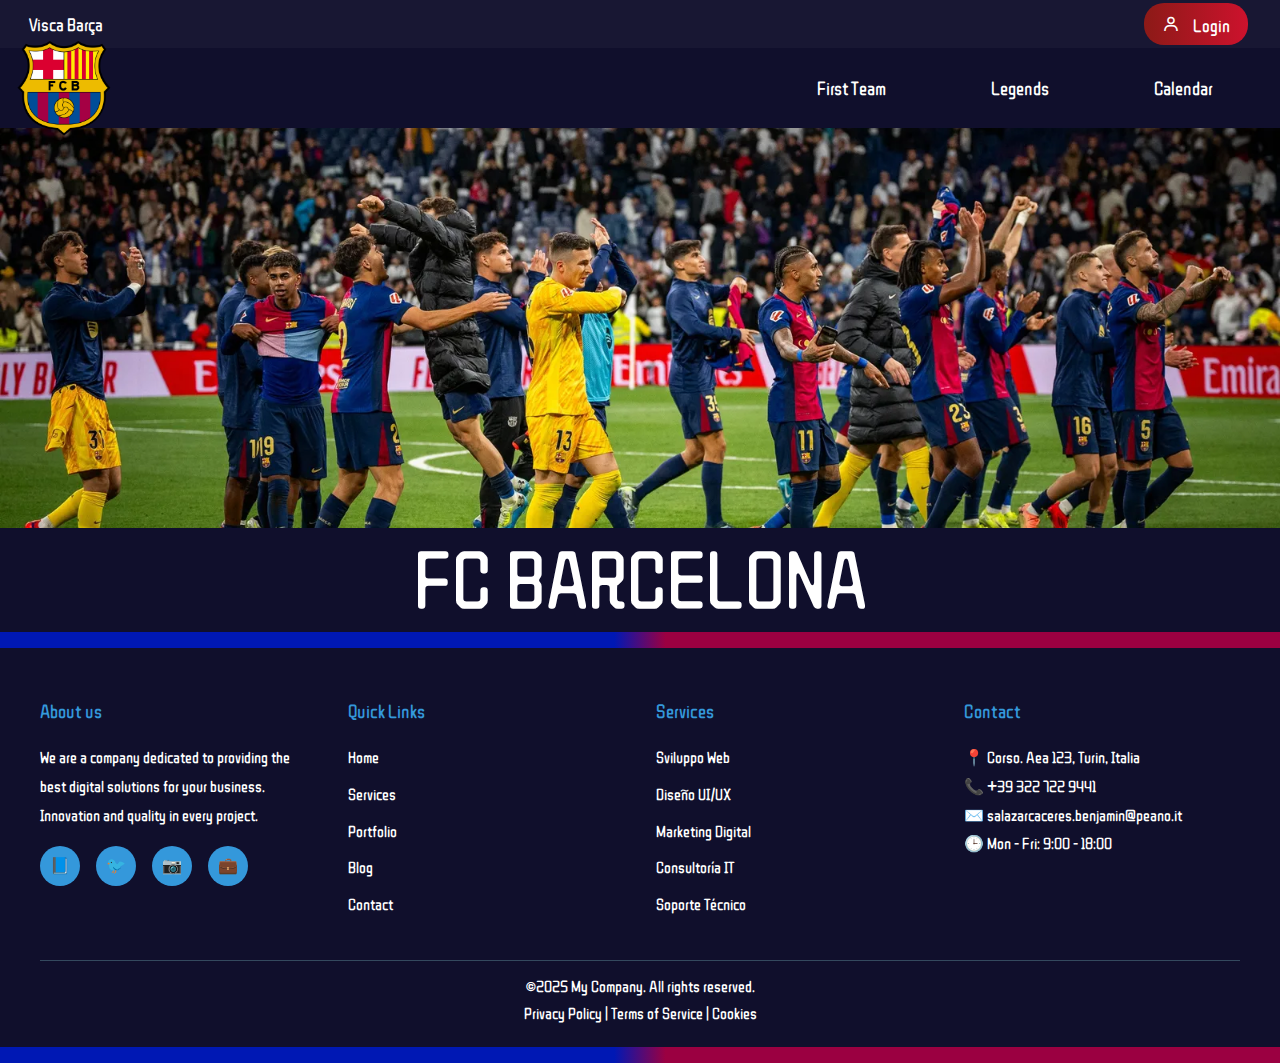
<file: index.html>
<!DOCTYPE html> <!-- Dichiara che questo è un documento HTML5 -->
<html lang="en"> <!-- Inizia il documento HTML e stabilisce che la lingua principale è inglese -->
<head> <!-- Inizia la sezione head che contiene metadati e collegamenti esterni -->
    <meta charset="UTF-8"> <!-- Stabilisce la codifica dei caratteri come UTF-8 per supportare caratteri speciali -->
    <meta name="viewport" content="width=device-width, initial-scale=1.0"> <!-- Rende il sito responsive sui dispositivi mobili -->
    <link rel="preconnect" href="https://fonts.googleapis.com"> <!-- Pre-connette al server di Google Fonts per caricare i font più velocemente -->
    <link rel="preconnect" href="https://fonts.gstatic.com" crossorigin> <!-- Pre-connette al CDN di Google Fonts con supporto CORS -->
    <link href="https://fonts.googleapis.com/css2?family=WDXL+Lubrifont+TC&display=swap" rel="stylesheet"> <!-- Carica il font personalizzato "WDXL Lubrifont TC" da Google Fonts -->
    <link href='https://unpkg.com/boxicons@2.1.4/css/boxicons.min.css' rel='stylesheet'> <!-- Carica la libreria di icone Boxicons per gli elementi grafici -->
    <link rel="icon" href="./Img/favicon_io/favicon.ico" type="image/x-icon"> <!-- Stabilisce l'icona che appare nella scheda del browser -->
    <link rel="stylesheet" href="./CSS/style.css"> <!-- Collega il file CSS esterno per gli stili della pagina -->
    <title>FanPage FC Barcelona Website</title> <!-- Stabilisce il titolo che appare nella scheda del browser -->
</head> <!-- Chiude la sezione head -->
<body class="spaced-column"> <!-- Inizia il corpo della pagina con la classe CSS "spaced-column" -->
    <div class="header"> <!-- Crea un contenitore per l'intestazione della pagina -->
        <p id="subtitle"> Visca Barça</p> <!-- Crea un paragrafo con il motto del Barcelona -->
        <a href="./Pages Login-Register/Log-in.html" target="_blank" class="login-container"> <!-- Crea un collegamento alla pagina di login che si apre in una nuova scheda -->
            <i class='bx bx-user' ></i> <!-- Inserisce un'icona utente dalla libreria Boxicons -->
            <p>Login</p> <!-- Testo "Login" accanto all'icona -->
        </a> <!-- Chiude il collegamento di login -->
    </div> <!-- Chiude il contenitore dell'intestazione -->
    <nav> <!-- Inizia la barra di navigazione -->
        <div class="logo"> <!-- Contenitore per il logo -->
            <a href="#"><img id="logo-image" src="./Img/Logo_scudo/FC-Barcelona scudo.png" alt="logo"></a> <!-- Collegamento con l'immagine del logo del Barcelona -->
        </div> <!-- Chiude il contenitore del logo -->
        <div class="menu"> <!-- Contenitore per il menu di navigazione -->
            <a class="menu-item" href="./Pages/First-Team.html">First Team</a> <!-- Collegamento alla pagina della prima squadra -->
            <a class="menu-item" href="./Pages/Legends.html">Legends</a> <!-- Collegamento alla pagina delle leggende -->
            <a class="menu-item" href="./Pages/Calendar.html">Calendar</a> <!-- Collegamento alla pagina del calendario -->
        </div> <!-- Chiude il contenitore del menu -->
    </nav> <!-- Chiude la barra di navigazione -->
    <div class="content"> <!-- Contenitore per il contenuto principale -->
        <img class="main-image" src="./Img/Portata/celebracio-bernabeu.webp" alt="porfile picture"/> <!-- Immagine principale della celebrazione al Bernabeu -->
        <h1>FC BARCELONA</h1> <!-- Titolo principale della pagina -->
    </div> <!-- Chiude il contenitore del contenuto principale -->
    <footer class="footer-complete"> <!-- Inizia il piè di pagina -->
        <div class="footer-container"> <!-- Contenitore principale del footer -->
            <div class="footer-content"> <!-- Contenitore per il contenuto del footer -->
                <div class="footer-section"> <!-- Prima sezione del footer -->
                    <h3>About us</h3> <!-- Titolo della sezione "Chi siamo" -->
                    <p>We are a company dedicated to providing the best digital solutions for your business. Innovation and quality in every project.</p> <!-- Descrizione dell'azienda -->
                    <div class="social-icons"> <!-- Contenitore per le icone social -->
                        <a href="#" class="social-icon">📘</a> <!-- Collegamento a Facebook (icona libro) -->
                        <a href="#" class="social-icon">🐦</a> <!-- Collegamento a Twitter (icona uccello) -->
                        <a href="#" class="social-icon">📷</a> <!-- Collegamento a Instagram (icona camera) -->
                        <a href="#" class="social-icon">💼</a> <!-- Collegamento a LinkedIn (icona valigetta) -->
                    </div> <!-- Chiude il contenitore delle icone social -->
                </div> <!-- Chiude la prima sezione del footer -->
                <div class="footer-section"> <!-- Seconda sezione del footer -->
                    <h3>Quick Links</h3> <!-- Titolo per i collegamenti rapidi -->
                    <ul> <!-- Lista dei collegamenti rapidi -->
                        <li><a href="#">Home</a></li> <!-- Collegamento alla pagina principale -->
                        <li><a href="#">Services</a></li> <!-- Collegamento ai servizi -->
                        <li><a href="#">Portfolio</a></li> <!-- Collegamento al portfolio -->
                        <li><a href="#">Blog</a></li> <!-- Collegamento al blog -->
                        <li><a href="#">Contact</a></li> <!-- Collegamento ai contatti -->
                    </ul> <!-- Chiude la lista dei collegamenti rapidi -->
                </div> <!-- Chiude la seconda sezione del footer -->
                <div class="footer-section"> <!-- Terza sezione del footer -->
                    <h3>Services</h3> <!-- Titolo per i servizi -->
                    <ul> <!-- Lista dei servizi -->
                        <li><a href="#">Sviluppo Web</a></li> <!-- Servizio di sviluppo web -->
                        <li><a href="#">Diseño UI/UX</a></li> <!-- Servizio di design UI/UX -->
                        <li><a href="#">Marketing Digital</a></li> <!-- Servizio di marketing digitale -->
                        <li><a href="#">Consultoría IT</a></li> <!-- Servizio di consulenza IT -->
                        <li><a href="#">Soporte Técnico</a></li> <!-- Servizio di supporto tecnico -->
                    </ul> <!-- Chiude la lista dei servizi -->
                </div> <!-- Chiude la terza sezione del footer -->
                <div class="footer-section"> <!-- Quarta sezione del footer -->
                    <h3>Contact</h3> <!-- Titolo per i contatti -->
                    <p>📍 Corso. Aea 123, Turin, Italia</p> <!-- Indirizzo dell'azienda con icona posizione -->
                    <p>📞 +39 322 722 9441</p> <!-- Numero di telefono con icona telefono -->
                    <p>✉️ salazarcaceres.benjamin@peano.it</p> <!-- Indirizzo email con icona busta -->
                    <p>🕒 Mon - Fri: 9:00 - 18:00</p> <!-- Orari di apertura con icona orologio -->
                </div> <!-- Chiude la quarta sezione del footer -->
            </div> <!-- Chiude il contenitore del contenuto del footer -->
            <div class="footer-bottom"> <!-- Sezione inferiore del footer -->
                <p>&copy;2025 My Company. All rights reserved.</p> <!-- Copyright dell'azienda -->
                <p> <!-- Paragrafo per i collegamenti legali -->
                    <a href="#">Privacy Policy</a> |  <!-- Collegamento alla privacy policy -->
                    <a href="#">Terms of Service</a> |  <!-- Collegamento ai termini di servizio -->
                    <a href="#">Cookies</a> <!-- Collegamento alla policy sui cookies -->
                </p> <!-- Chiude il paragrafo dei collegamenti legali -->
            </div> <!-- Chiude la sezione inferiore del footer -->
        </div> <!-- Chiude il contenitore principale del footer -->
    </footer> <!-- Chiude il piè di pagina -->
</body> <!-- Chiude il corpo della pagina -->
</html> <!-- Chiude il documento HTML -->
</file>
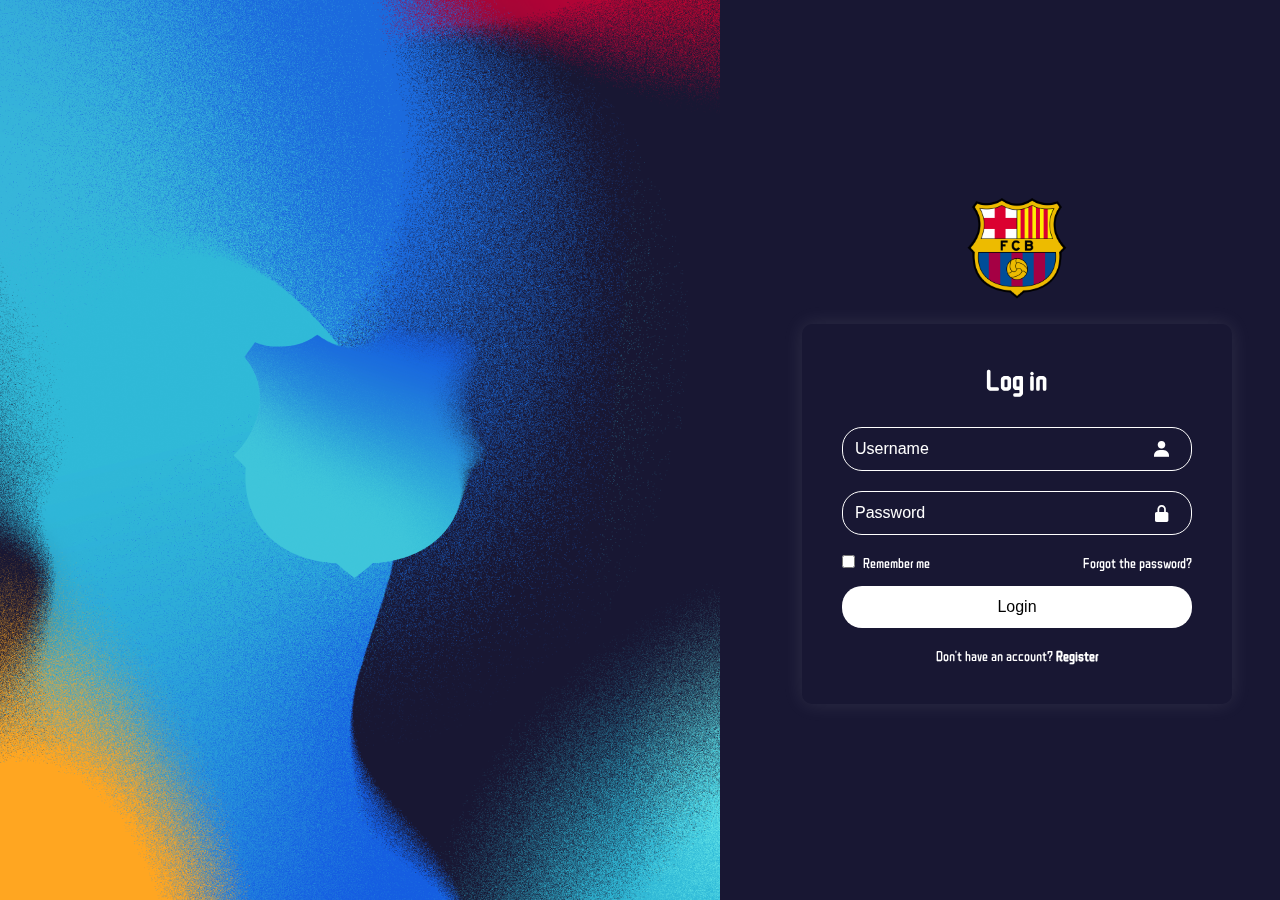
<file: Pages Login-Register/Log-in.html>
<!DOCTYPE html> <!-- Dichiara che questo è un documento HTML5 -->
<html lang="en"> <!-- Inizia il documento HTML e stabilisce che la lingua principale è inglese -->
<head> <!-- Inizia la sezione head che contiene metadati e collegamenti esterni -->
    <meta charset="UTF-8"> <!-- Stabilisce la codifica dei caratteri come UTF-8 per supportare caratteri speciali -->
    <meta name="viewport" content="width=device-width, initial-scale=1.0"> <!-- Rende il sito responsivo per dispositivi mobili -->
    <link rel="stylesheet" href="../CSS/register-logIn.css"> <!-- Collegamento al file CSS per lo stile -->
    <link rel="preconnect" href="https://fonts.googleapis.com"> <!-- Pre-connessione per velocizzare il caricamento dei font -->
    <link rel="preconnect" href="https://fonts.gstatic.com" crossorigin> <!-- Pre-connessione crossorigin per Google Fonts -->
    <link href="https://fonts.googleapis.com/css2?family=WDXL+Lubrifont+TC&display=swap" rel="stylesheet"> <!-- Importa il font personalizzato -->
    <link href='https://unpkg.com/boxicons@2.1.4/css/boxicons.min.css' rel='stylesheet'> <!-- Libreria di icone Boxicons -->
    <link rel="icon" href="../Img/favicon_io/favicon.ico" type="image/x-icon"> <!-- Favicon del sito -->
    <title>Log In</title> <!-- Titolo della pagina che appare nella scheda del browser -->
</head> <!-- Fine della sezione head -->
<body> <!-- Inizio del corpo del documento -->
    <div class="content"> <!-- Contenitore principale della pagina -->
        <div class="logo"> <!-- Sezione contenitore per il logo -->
                <img id="logo-image" src="../Img/Logo_scudo/FC-Barcelona scudo.png" alt="logo"> <!-- Immagine del logo del Barcellona con ID e testo alternativo -->
        </div> <!-- Fine del contenitore logo -->
        <div class="login-container"> <!-- Contenitore principale del modulo di login -->
            <div class="login-header"> <!-- Intestazione del modulo di login -->
                <h1>Log in</h1> <!-- Titolo principale del modulo di accesso -->
            </div> <!-- Fine dell'intestazione -->
            <form> <!-- Inizio del modulo HTML per raccogliere i dati di login -->
                <div class="form-group"> <!-- Primo gruppo di campi del modulo per username -->
                    <label for="username"></label> <!-- Etichetta vuota collegata al campo username -->
                    <input type="text" id="username" name="username" placeholder="Username" required> <!-- Campo di input testuale per l'username, obbligatorio -->
                    <i class='bx bxs-user' ></i> <!-- Icona utente dalla libreria Boxicons -->
                </div> <!-- Fine del gruppo username -->
                <div class="form-group"> <!-- Secondo gruppo di campi del modulo per password -->
                    <label for="password"></label> <!-- Etichetta vuota collegata al campo password -->
                    <input type="password" id="password" name="password" placeholder="Password" required> <!-- Campo di input password nascosta, obbligatorio -->
                    <i class='bx bxs-lock-alt' ></i> <!-- Icona lucchetto dalla libreria Boxicons -->
                </div> <!-- Fine del gruppo password -->
                <div class="links" id="remember-forgot"> <!-- Contenitore per opzioni "ricordami" e "password dimenticata" -->
                    <label ><input type="checkbox"> Remember me </label> <!-- Checkbox per ricordare l'utente con etichetta -->
                    <a href="#">Forgot the password?</a> <!-- Link per recuperare la password dimenticata -->   
                </div> <!-- Fine della sezione opzioni -->
                <button type="submit" class="btn">Login</button> <!-- Pulsante di invio del modulo con classe CSS -->
            </form> <!-- Fine del modulo -->
            <div class="links" id="register"> <!-- Sezione per il link di registrazione -->
                <p>Don't have an account? <!-- Paragrafo con testo -->  
                <a href="./Register.html">Register</a></p> <!-- Link alla pagina di registrazione -->
            </div> <!-- Fine della sezione registrazione -->
        </div> <!-- Fine del contenitore login -->
    </div> <!-- Fine del contenitore principale -->
</body> <!-- Fine del corpo del documento -->
</html> <!-- Fine del documento HTML -->
</file>
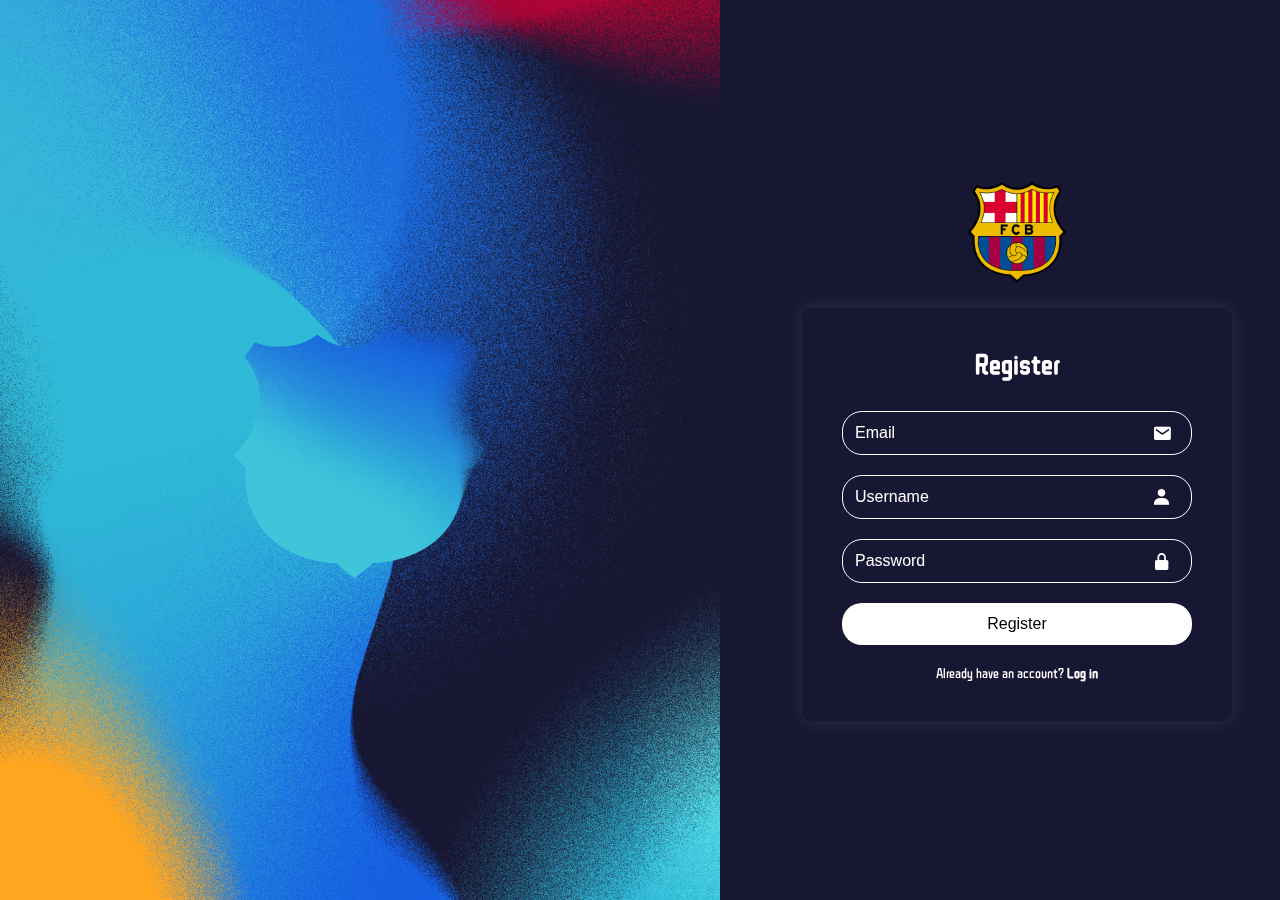
<file: Pages Login-Register/Register.html>
<!DOCTYPE html> <!-- Dichiara che questo è un documento HTML5 -->
<html lang="en"> <!-- Inizia il documento HTML e stabilisce che la lingua principale è inglese -->
<head> <!-- Inizia la sezione head che contiene metadati e collegamenti esterni -->
    <meta charset="UTF-8"> <!-- Stabilisce la codifica dei caratteri come UTF-8 per supportare caratteri speciali -->
    <meta name="viewport" content="width=device-width, initial-scale=1.0"> <!-- Rende il sito responsive sui dispositivi mobili -->
    <link rel="stylesheet" href="../CSS/register-logIn.css"> <!-- Collega il file CSS specifico per le pagine di registrazione e login -->
    <link rel="preconnect" href="https://fonts.googleapis.com"> <!-- Pre-connette al server di Google Fonts per caricare i font più velocemente -->
    <link rel="preconnect" href="https://fonts.gstatic.com" crossorigin> <!-- Pre-connette al CDN di Google Fonts con supporto CORS -->
    <link href="https://fonts.googleapis.com/css2?family=WDXL+Lubrifont+TC&display=swap" rel="stylesheet"> <!-- Carica il font personalizzato "WDXL Lubrifont TC" da Google Fonts -->
    <link href='https://unpkg.com/boxicons@2.1.4/css/boxicons.min.css' rel='stylesheet'> <!-- Carica la libreria di icone Boxicons per gli elementi grafici -->
    <link rel="icon" href="../Img/favicon_io/favicon.ico" type="image/x-icon"> <!-- Stabilisce l'icona che appare nella scheda del browser -->
    <title>Register</title> <!-- Stabilisce il titolo che appare nella scheda del browser -->
</head> <!-- Chiude la sezione head -->
<body> <!-- Inizia il corpo della pagina senza classi CSS -->
    <div class="content"> <!-- Contenitore principale per tutto il contenuto della pagina -->
        <div class="logo"> <!-- Contenitore per il logo -->
                <img id="logo-image" src="../Img/Logo_scudo/FC-Barcelona scudo.png" alt="logo"> <!-- Immagine del logo del Barcelona -->
        </div> <!-- Chiude il contenitore del logo -->
        <div class="login-container"> <!-- Contenitore principale per il modulo di registrazione -->
            <div class="login-header"> <!-- Contenitore per l'intestazione del modulo -->
                <h1>Register</h1> <!-- Titolo principale del modulo di registrazione -->
            </div> <!-- Chiude il contenitore dell'intestazione -->
            <form> <!-- Inizia il modulo di registrazione -->
                <div class="form-group"> <!-- Primo gruppo di elementi del modulo -->
                    <label for="email"></label> <!-- Etichetta vuota per il campo email -->
                    <input type="email" id="email" name="email" placeholder="Email" required> <!-- Campo di input per l'email con validazione obbligatoria -->
                    <i class='bx bxs-envelope' ></i> <!-- Icona di una busta per rappresentare l'email -->
                </div> <!-- Chiude il primo gruppo del modulo -->
                <div class="form-group"> <!-- Secondo gruppo di elementi del modulo -->
                    <label for="username"></label> <!-- Etichetta vuota per il campo username -->
                    <input type="text" id="username" name="username" placeholder="Username" required> <!-- Campo di input per il nome utente con validazione obbligatoria -->
                    <i class='bx bxs-user' ></i> <!-- Icona di un utente per rappresentare il nome utente -->
                </div> <!-- Chiude il secondo gruppo del modulo -->
                <div class="form-group"> <!-- Terzo gruppo di elementi del modulo -->
                    <label for="password"></label> <!-- Etichetta vuota per il campo password -->
                    <input type="password" id="password" name="password" placeholder="Password" required> <!-- Campo di input per la password con validazione obbligatoria -->
                    <i class='bx bxs-lock-alt' ></i> <!-- Icona di un lucchetto per rappresentare la password -->
                </div> <!-- Chiude il terzo gruppo del modulo -->
                <button type="submit" class="btn">Register</button> <!-- Pulsante per inviare il modulo di registrazione -->
            </form> <!-- Chiude il modulo di registrazione -->
            <div class="links" id="register"> <!-- Contenitore per i collegamenti aggiuntivi -->
                <p>Already have an account?    <!-- Testo che chiede se l'utente ha già un account -->
                <a href="./Log-in.html">Log in</a></p> <!-- Collegamento alla pagina di login -->
            </div> <!-- Chiude il contenitore dei collegamenti -->
        </div> <!-- Chiude il contenitore principale del modulo -->
    </div> <!-- Chiude il contenitore principale del contenuto -->
</body> <!-- Chiude il corpo della pagina -->
</html> <!-- Chiude il documento HTML -->
</file>
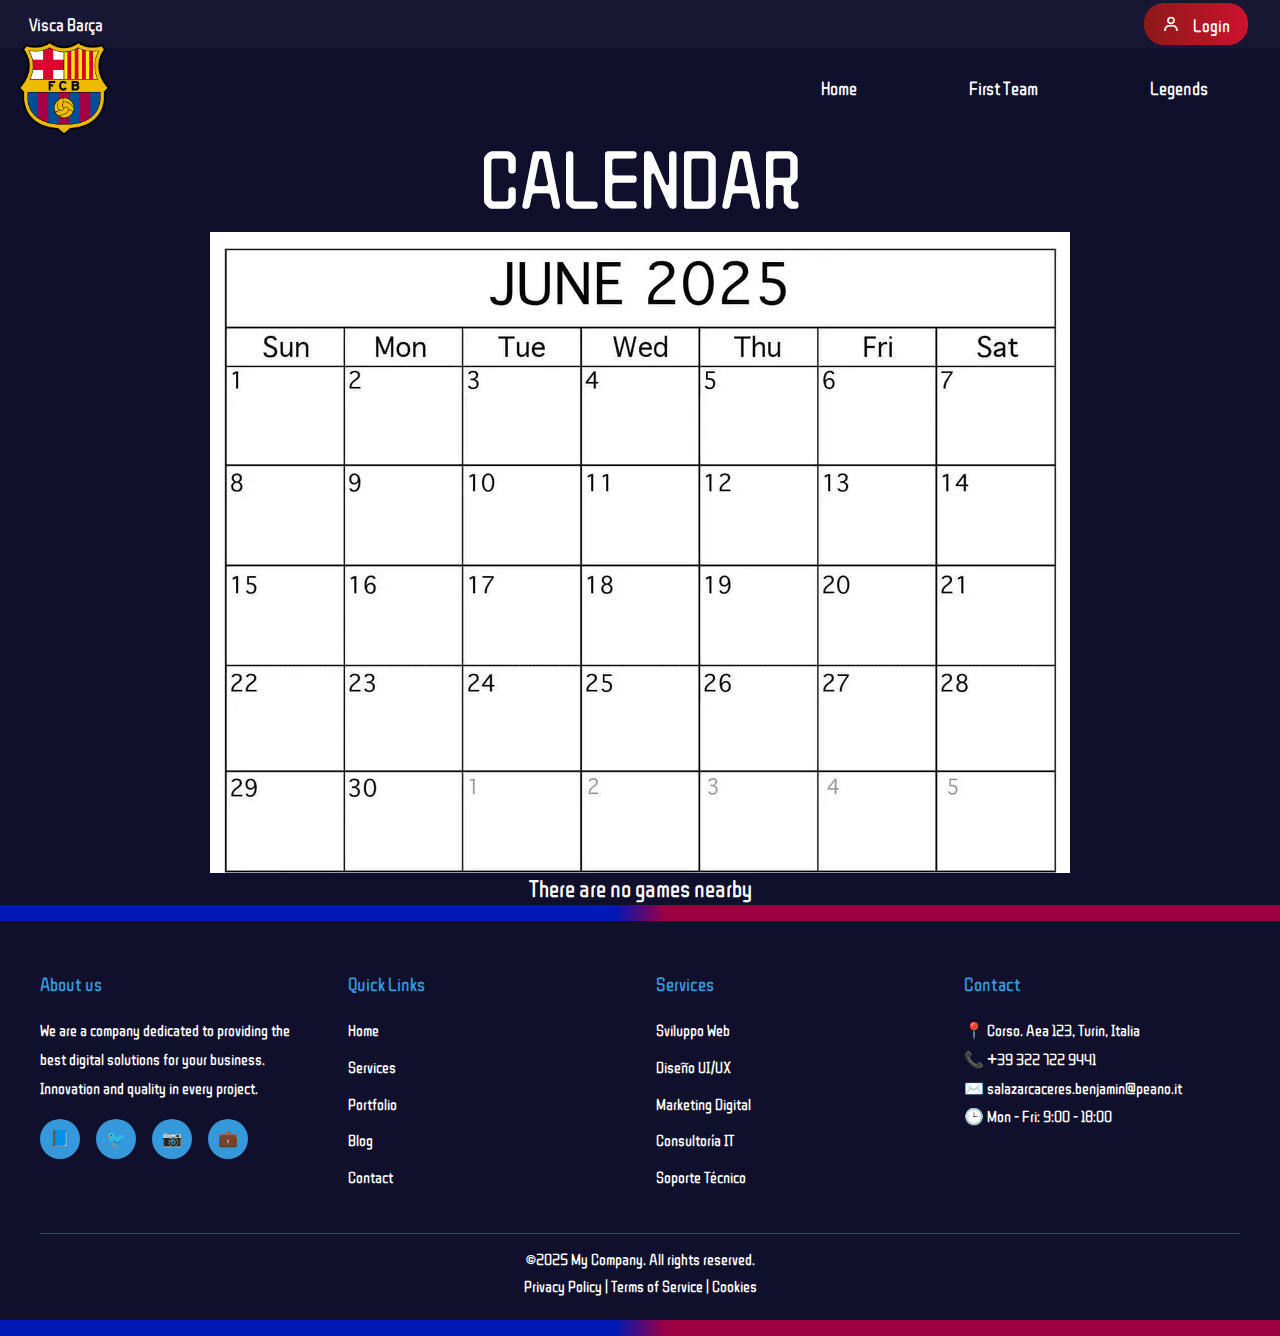
<file: Pages/Calendar.html>
<!DOCTYPE html> <!-- Dichiara che questo è un documento HTML5 -->
<html lang="en"> <!-- Inizia il documento HTML e stabilisce che la lingua principale è inglese -->
<head> <!-- Inizia la sezione head che contiene metadati e collegamenti esterni -->
    <meta charset="UTF-8"> <!-- Stabilisce la codifica dei caratteri come UTF-8 per supportare caratteri speciali -->
    <meta name="viewport" content="width=device-width, initial-scale=1.0"> <!-- Rende il sito responsive sui dispositivi mobili -->
    <link rel="preconnect" href="https://fonts.googleapis.com"> <!-- Pre-connette al server di Google Fonts per caricare i font più velocemente -->
    <link rel="preconnect" href="https://fonts.gstatic.com" crossorigin> <!-- Pre-connette al CDN di Google Fonts con supporto CORS -->
    <link href="https://fonts.googleapis.com/css2?family=WDXL+Lubrifont+TC&display=swap" rel="stylesheet"> <!-- Carica il font personalizzato "WDXL Lubrifont TC" da Google Fonts -->
    <link href='https://unpkg.com/boxicons@2.1.4/css/boxicons.min.css' rel='stylesheet'> <!-- Carica la libreria di icone Boxicons per gli elementi grafici -->
    <link rel="icon" href="../Img/favicon_io/favicon.ico" type="image/x-icon"> <!-- Stabilisce l'icona che appare nella scheda del browser -->
    <link rel="stylesheet" href="../CSS/style.css"> <!-- Collega il file CSS esterno per gli stili della pagina -->
    <title>Calendar</title> <!-- Stabilisce il titolo che appare nella scheda del browser -->
</head> <!-- Chiude la sezione head -->
<body class="spaced-column"> <!-- Inizia il corpo della pagina con la classe CSS "spaced-column" -->
    <div class="header"> <!-- Crea un contenitore per l'intestazione della pagina -->
        <p id="subtitle"> Visca Barça</p> <!-- Crea un paragrafo con il motto del Barcelona -->
        <a href="../Pages Login-Register/Log-in.html" target="_blank" class="login-container"> <!-- Crea un collegamento alla pagina di login che si apre in una nuova scheda -->
            <i class='bx bx-user' ></i> <!-- Inserisce un'icona utente dalla libreria Boxicons -->
            <p>Login</p> <!-- Testo "Login" accanto all'icona -->
        </a> <!-- Chiude il collegamento di login -->
    </div> <!-- Chiude il contenitore dell'intestazione -->
    <nav> <!-- Inizia la barra di navigazione -->
        <div class="logo"> <!-- Contenitore per il logo -->
            <a href="../index.html"><img id="logo-image" src="../Img/Logo_scudo/FC-Barcelona scudo.png" alt="logo"></a> <!-- Collegamento che porta alla homepage con l'immagine del logo del Barcelona -->
        </div> <!-- Chiude il contenitore del logo -->
        <div class="menu"> <!-- Contenitore per il menu di navigazione -->
            <a class="menu-item" href="../index.html">Home</a> <!-- Collegamento alla pagina principale -->
            <a class="menu-item" href="./First-Team.html">First Team</a> <!-- Collegamento alla pagina della prima squadra -->
            <a class="menu-item" href="./Legends.html">Legends</a> <!-- Collegamento alla pagina delle leggende della squadra-->
        </div> <!-- Chiude il contenitore del menu -->
    </nav> <!-- Chiude la barra di navigazione -->
    <div class="content"> <!-- Contenitore per il contenuto principale -->
        <h1>CALENDAR</h1> <!-- Titolo principale della pagina del calendario -->
        <img src="../Img/Calendar/Calendar.jpg" alt="Calendar_img" > <!-- Immagine del calendario -->
        <h3>There are no games nearby</h3> <!-- Sottotitolo che informa che non ci sono partite vicine -->
    </div> <!-- Chiude il contenitore del contenuto principale -->
    <footer class="footer-complete"> <!-- Inizia il piè di pagina -->
        <div class="footer-container"> <!-- Contenitore principale del footer -->
            <div class="footer-content"> <!-- Contenitore per il contenuto del footer -->
                <div class="footer-section"> <!-- Prima sezione del footer -->
                    <h3>About us</h3> <!-- Titolo della sezione "Chi siamo" -->
                    <p>We are a company dedicated to providing the best digital solutions for your business. Innovation and quality in every project.</p> <!-- Descrizione dell'azienda -->
                    <div class="social-icons"> <!-- Contenitore per le icone social -->
                        <a href="#" class="social-icon">📘</a> <!-- Collegamento a Facebook (icona libro) -->
                        <a href="#" class="social-icon">🐦</a> <!-- Collegamento a Twitter (icona uccello) -->
                        <a href="#" class="social-icon">📷</a> <!-- Collegamento a Instagram (icona camera) -->
                        <a href="#" class="social-icon">💼</a> <!-- Collegamento a LinkedIn (icona valigetta) -->
                    </div> <!-- Chiude il contenitore delle icone social -->
                </div> <!-- Chiude la prima sezione del footer -->
                <div class="footer-section"> <!-- Seconda sezione del footer -->
                    <h3>Quick Links</h3> <!-- Titolo per i collegamenti rapidi -->
                    <ul> <!-- Lista dei collegamenti rapidi -->
                        <li><a href="#">Home</a></li> <!-- Collegamento alla pagina principale -->
                        <li><a href="#">Services</a></li> <!-- Collegamento ai servizi -->
                        <li><a href="#">Portfolio</a></li> <!-- Collegamento al portfolio -->
                        <li><a href="#">Blog</a></li> <!-- Collegamento al blog -->
                        <li><a href="#">Contact</a></li> <!-- Collegamento ai contatti -->
                    </ul> <!-- Chiude la lista dei collegamenti rapidi -->
                </div> <!-- Chiude la seconda sezione del footer -->
                <div class="footer-section"> <!-- Terza sezione del footer -->
                    <h3>Services</h3> <!-- Titolo per i servizi -->
                    <ul> <!-- Lista dei servizi -->
                        <li><a href="#">Sviluppo Web</a></li> <!-- Servizio di sviluppo web -->
                        <li><a href="#">Diseño UI/UX</a></li> <!-- Servizio di design UI/UX -->
                        <li><a href="#">Marketing Digital</a></li> <!-- Servizio di marketing digitale -->
                        <li><a href="#">Consultoría IT</a></li> <!-- Servizio di consulenza IT -->
                        <li><a href="#">Soporte Técnico</a></li> <!-- Servizio di supporto tecnico -->
                    </ul> <!-- Chiude la lista dei servizi -->
                </div> <!-- Chiude la terza sezione del footer -->
                <div class="footer-section"> <!-- Quarta sezione del footer -->
                    <h3>Contact</h3> <!-- Titolo per i contatti -->
                    <p>📍 Corso. Aea 123, Turin, Italia</p> <!-- Indirizzo dell'azienda con icona posizione -->
                    <p>📞 +39 322 722 9441</p> <!-- Numero di telefono con icona telefono -->
                    <p>✉️ salazarcaceres.benjamin@peano.it</p> <!-- Indirizzo email con icona busta -->
                    <p>🕒 Mon - Fri: 9:00 - 18:00</p> <!-- Orari di apertura con icona orologio -->
                </div> <!-- Chiude la quarta sezione del footer -->
            </div> <!-- Chiude il contenitore del contenuto del footer -->
            <div class="footer-bottom"> <!-- Sezione inferiore del footer -->
                <p>&copy;2025 My Company. All rights reserved.</p> <!-- Copyright dell'azienda -->
                <p> <!-- Paragrafo per i collegamenti legali -->
                    <a href="#">Privacy Policy</a> |  <!-- Collegamento alla privacy policy -->
                    <a href="#">Terms of Service</a> |  <!-- Collegamento ai termini di servizio -->
                    <a href="#">Cookies</a> <!-- Collegamento alla policy sui cookies -->
                </p> <!-- Chiude il paragrafo dei collegamenti legali -->
            </div> <!-- Chiude la sezione inferiore del footer -->
        </div> <!-- Chiude il contenitore principale del footer -->
    </footer> <!-- Chiude il piè di pagina -->
</body> <!-- Chiude il corpo della pagina -->
</html> <!-- Chiude il documento HTML -->
</file>
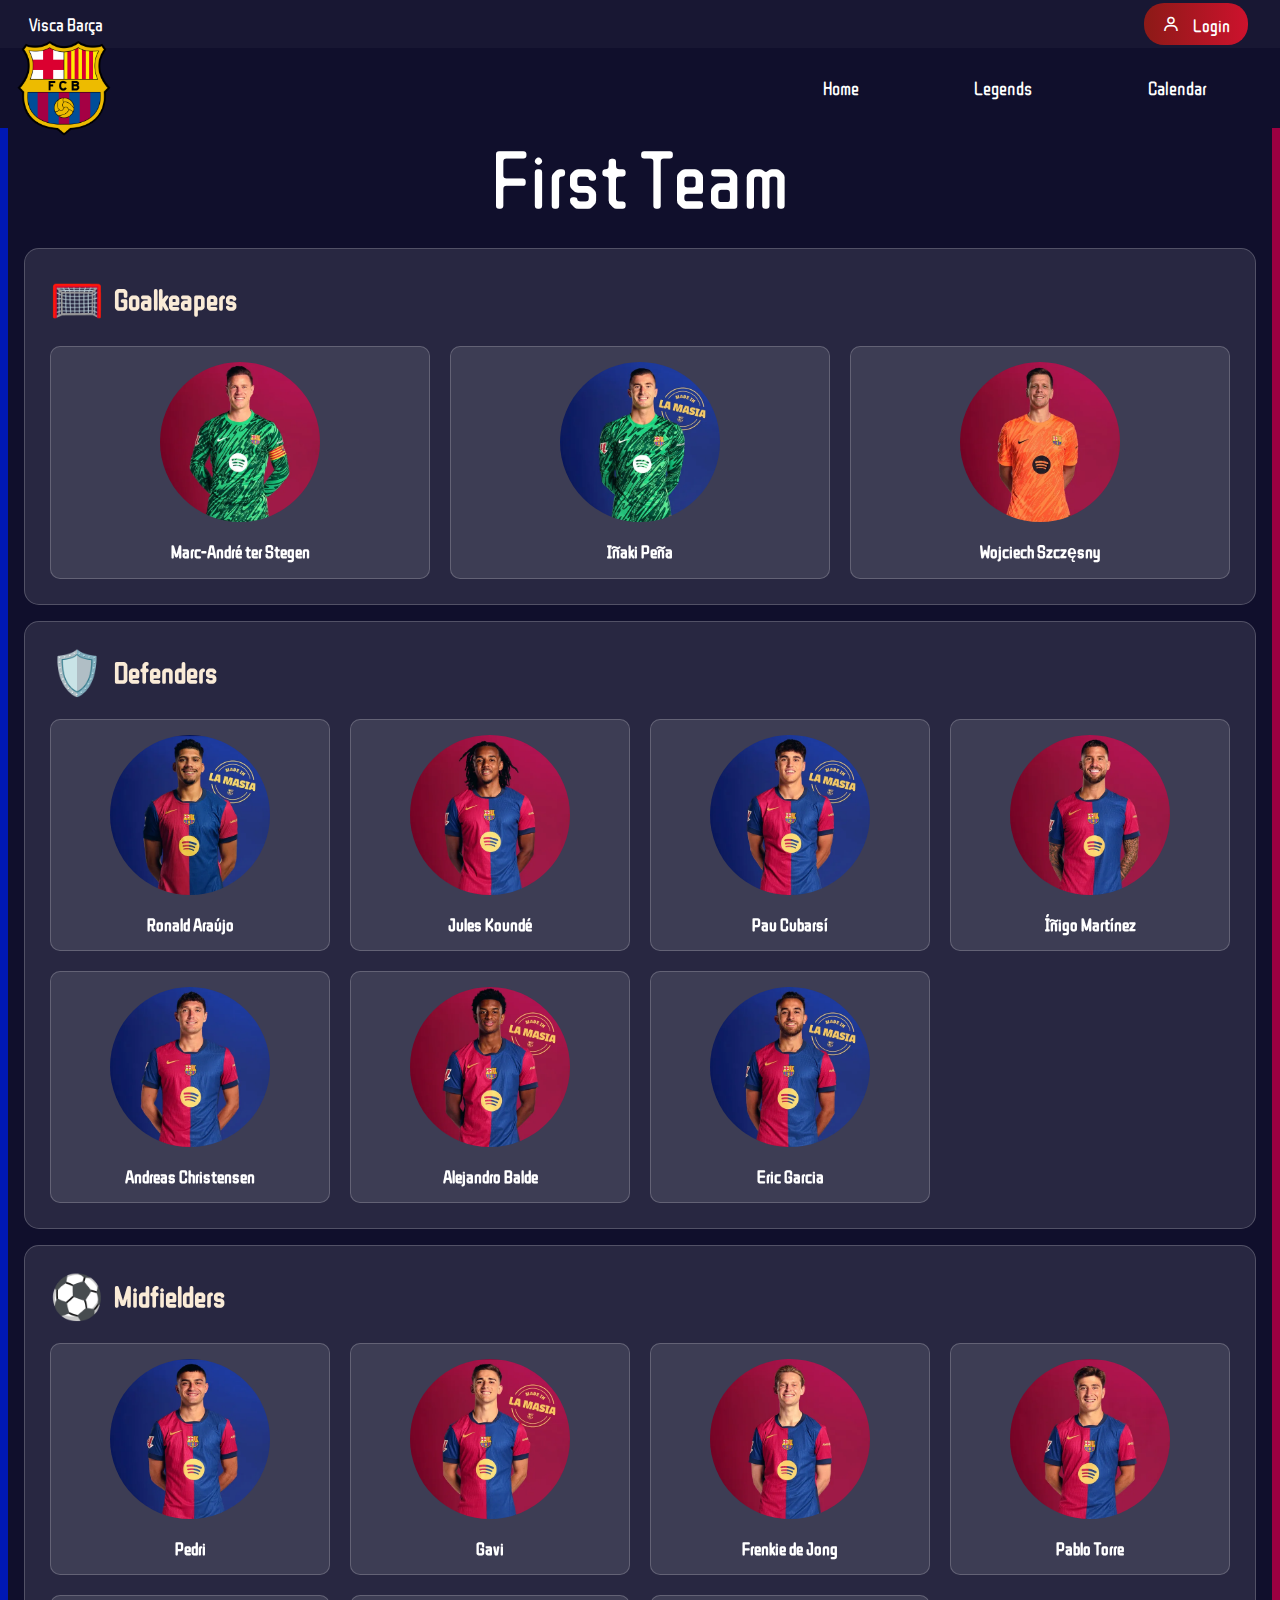
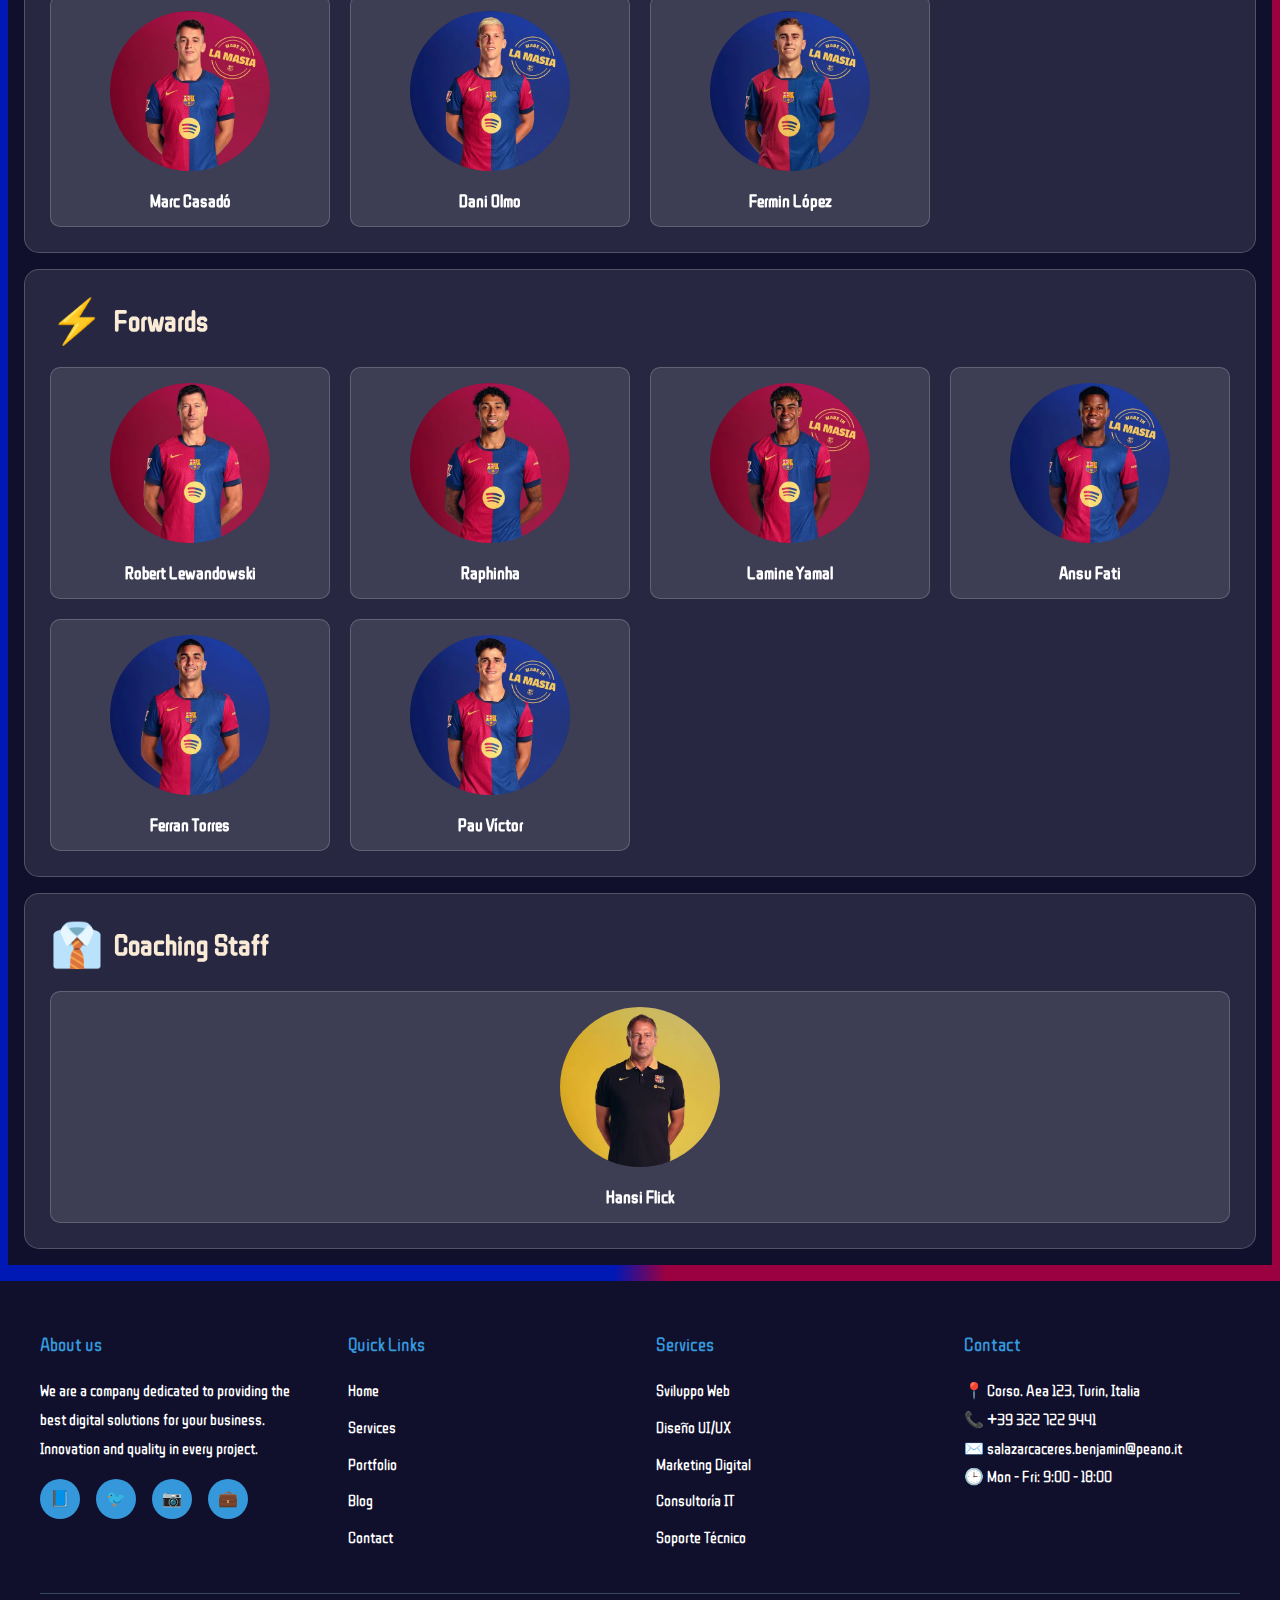
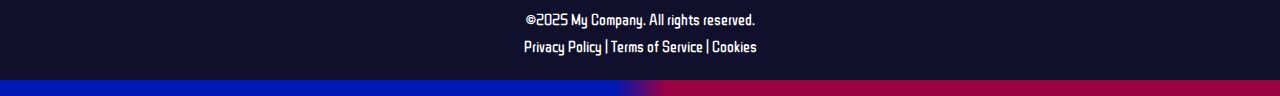
<file: Pages/First-Team.html>
<!DOCTYPE html> <!-- Dichiara che questo è un documento HTML5 -->
<html lang="en"> <!-- Inizia il documento HTML e stabilisce che la lingua principale è inglese -->
<head> <!-- Inizia la sezione head che contiene metadati e collegamenti esterni -->
    <meta charset="UTF-8"> <!-- Stabilisce la codifica dei caratteri come UTF-8 per supportare caratteri speciali -->
    <meta name="viewport" content="width=device-width, initial-scale=1.0"> <!-- Rende il sito responsive sui dispositivi mobili -->
    <link rel="preconnect" href="https://fonts.googleapis.com"> <!-- Pre-connette al server di Google Fonts per caricare i font più velocemente -->
    <link rel="preconnect" href="https://fonts.gstatic.com" crossorigin> <!-- Pre-connette al CDN di Google Fonts con supporto CORS -->
    <link href="https://fonts.googleapis.com/css2?family=WDXL+Lubrifont+TC&display=swap" rel="stylesheet"> <!-- Carica il font personalizzato "WDXL Lubrifont TC" da Google Fonts -->
    <link href='https://unpkg.com/boxicons@2.1.4/css/boxicons.min.css' rel='stylesheet'> <!-- Carica la libreria di icone Boxicons per gli elementi grafici -->
    <link rel="icon" href="../Img/favicon_io/favicon.ico" type="image/x-icon"> <!-- Stabilisce l'icona che appare nella scheda del browser -->
    <link rel="stylesheet" href="../CSS/style.css"> <!-- Collega il file CSS esterno per gli stili della pagina -->
    <link rel="stylesheet" href="../CSS/First-Team.css"> <!-- Collega il foglio di stile CSS specifico per la pagina First Team -->
    <title>First Team</title> <!-- Definisce il titolo della pagina che appare nella scheda del browser e nei risultati di ricerca -->
</head> <!-- Fine della sezione head -->
<body class="safe-area spaced-column"> <!-- Inizio del corpo della pagina con classi CSS per area sicura e layout a colonne spaziate -->
    <div class="header"> <!-- Contenitore div per l'intestazione della pagina -->
        <p id="subtitle"> Visca Barça</p> <!-- Paragrafo con ID subtitle contenente lo slogan del FC Barcelona -->
        <a href="../Pages Login-Register/Log-in.html" target="_blank" class="login-container"> <!-- Link che porta alla pagina di login, si apre in una nuova scheda grazie a target="_blank" -->
            <i class='bx bx-user' ></i> <!-- Icona di utente dalla libreria Boxicons con classe bx bx-user -->
            <p>Login</p> <!-- Paragrafo con il testo "Login" -->
        </a> <!-- Chiusura del link di login -->
    </div> <!-- Chiusura del contenitore header -->
    <nav> <!-- Elemento di navigazione HTML5 per il menu principale -->
        <div class="logo"> <!-- Contenitore div per il logo del sito -->
            <a href="../index.html"><img id="logo-image" src="../Img/Logo_scudo/FC-Barcelona scudo.png" alt="logo"></a> <!-- Link alla homepage contenente l'immagine del logo del FC Barcelona con testo alternativo -->
        </div> <!-- Chiusura del contenitore logo -->
        <div class="menu"> <!-- Contenitore div per gli elementi del menu di navigazione -->
            <a class="menu-item" href="../index.html">Home</a> <!-- Link alla pagina Home con classe menu-item per lo styling -->
            <a class="menu-item" href="./Legends.html">Legends</a> <!-- Link alla pagina Legends con classe menu-item -->
            <a class="menu-item" href="./Calendar.html">Calendar</a> <!-- Link alla pagina Calendar con classe menu-item -->
        </div> <!-- Chiusura del contenitore menu -->
    </nav> <!-- Chiusura dell'elemento di navigazione -->
    <div class="content "> <!-- Contenitore principale per tutto il contenuto della pagina con classe content -->
        <h1 id="title">First Team</h1> <!-- Titolo principale di livello 1 con ID title -->
        <div class="Team"> <!-- Contenitore principale per tutte le sezioni della squadra -->
            <div class="position-section"> <!-- Contenitore per la sezione dei portieri -->
            <div class="position-title"> <!-- Contenitore per il titolo della posizione -->
                <span class="emoji">🥅</span> <!-- Span con emoji che rappresenta la porta per i portieri -->
                Goalkeapers <!-- Testo del titolo della posizione (nota: c'è un errore di battitura, dovrebbe essere "Goalkeepers") -->
            </div> <!-- Chiusura del contenitore del titolo della posizione -->
            <div class="players-grid"> <!-- Contenitore con layout a griglia per i giocatori portieri -->
                <div class="player"> <!-- Contenitore per il primo portiere -->
                    <img src="../Img/Players/01-Ter_Stegen-M.webp" alt="player-image"> <!-- Immagine del portiere ter Stegen in formato WebP con testo alternativo -->
                    <p class="player-name">Marc-André ter Stegen</p> <!-- Paragrafo con il nome completo del portiere -->
                </div> <!-- Chiusura del contenitore del primo portiere -->
                <div class="player"> <!-- Contenitore per il secondo portiere -->
                    <img src="../Img/Players/13-Inaki_Pena-M.webp" alt="player-image"> <!-- Immagine del portiere Iñaki Peña in formato WebP -->
                    <p class="player-name">Iñaki Peña</p> <!-- Paragrafo con il nome del secondo portiere -->
                </div> <!-- Chiusura del contenitore del secondo portiere -->
                <div class="player"> <!-- Contenitore per il terzo portiere -->
                    <img src="../Img/Players/25-Szczesny-M.webp" alt="player-image"> <!-- Immagine del portiere Szczęsny in formato WebP -->
                    <p class="player-name">Wojciech Szczęsny</p> <!-- Paragrafo con il nome del terzo portiere -->
                </div> <!-- Chiusura del contenitore del terzo portiere -->
            </div> <!-- Chiusura della griglia dei portieri -->
        </div> <!-- Chiusura della sezione portieri -->
        <div class="position-section"> <!-- Contenitore per la sezione dei difensori -->
            <div class="position-title"> <!-- Contenitore per il titolo della posizione difensori -->
                <span class="emoji">🛡️</span> <!-- Span con emoji scudo che rappresenta i difensori -->
                Defenders <!-- Testo del titolo per i difensori -->
            </div> <!-- Chiusura del contenitore del titolo difensori -->
            <div class="players-grid"> <!-- Contenitore con layout a griglia per i difensori -->
                <div class="player"> <!-- Contenitore per il primo difensore -->
                    <img src="../Img/Players/04-Araujo-M.webp" alt="player-image"> <!-- Immagine del difensore Araújo in formato WebP -->
                    <p class="player-name">Ronald Araújo</p> <!-- Paragrafo con il nome del difensore Araújo -->
                </div> <!-- Chiusura del contenitore del primo difensore -->
                <div class="player"> <!-- Contenitore per il secondo difensore -->
                    <img src="../Img/Players/23-Kounde-M.webp" alt="player-image"> <!-- Immagine del difensore Koundé in formato WebP -->
                    <p class="player-name">Jules Koundé</p> <!-- Paragrafo con il nome del difensore Koundé -->
                </div> <!-- Chiusura del contenitore del secondo difensore -->
                <div class="player"> <!-- Contenitore per il terzo difensore -->
                    <img src="../Img/Players/02-Cubarsi-M.webp" alt="player-image"> <!-- Immagine del difensore Cubarsí in formato WebP -->
                    <p class="player-name">Pau Cubarsí</p> <!-- Paragrafo con il nome del difensore Cubarsí -->
                </div> <!-- Chiusura del contenitore del terzo difensore -->
                <div class="player"> <!-- Contenitore per il quarto difensore -->
                    <img src="../Img/Players/05-Martinez-M.webp" alt="player-image"> <!-- Immagine del difensore Martínez in formato WebP -->
                    <p class="player-name">Íñigo Martínez</p> <!-- Paragrafo con il nome del difensore Martínez -->
                </div> <!-- Chiusura del contenitore del quarto difensore -->
                <div class="player"> <!-- Contenitore per il quinto difensore -->
                    <img src="../Img/Players/15-Christensen-M.webp" alt="player-image"> <!-- Immagine del difensore Christensen in formato WebP -->
                    <p class="player-name">Andreas Christensen</p> <!-- Paragrafo con il nome del difensore Christensen -->
                </div> <!-- Chiusura del contenitore del quinto difensore -->
                <div class="player"> <!-- Contenitore per il sesto difensore -->
                    <img src="../Img/Players/03-Balde-M.webp" alt="player-image"> <!-- Immagine del difensore Balde in formato WebP -->
                    <p class="player-name">Alejandro Balde</p> <!-- Paragrafo con il nome del difensore Balde -->
                </div> <!-- Chiusura del contenitore del sesto difensore -->
                <div class="player"> <!-- Contenitore per il settimo difensore -->
                    <img src="../Img/Players/24-Eric_Garcia-M.webp" alt="player-image"> <!-- Immagine del difensore Eric Garcia in formato WebP -->
                    <p class="player-name">Eric Garcia</p> <!-- Paragrafo con il nome del difensore Garcia -->
                </div> <!-- Chiusura del contenitore del settimo difensore -->
            </div> <!-- Chiusura della griglia dei difensori -->
        </div> <!-- Chiusura della sezione difensori -->
        <div class="position-section"> <!-- Contenitore per la sezione dei centrocampisti -->
            <div class="position-title"> <!-- Contenitore per il titolo della posizione centrocampisti -->
                <span class="emoji">⚽</span> <!-- Span con emoji pallone che rappresenta i centrocampisti -->
                Midfielders <!-- Testo del titolo per i centrocampisti -->
            </div> <!-- Chiusura del contenitore del titolo centrocampisti -->
            <div class="players-grid"> <!-- Contenitore con layout a griglia per i centrocampisti -->
                <div class="player"> <!-- Contenitore per il primo centrocampista -->
                    <img src="../Img/Players/08-Pedri-M.webp" alt="player-image"> <!-- Immagine del centrocampista Pedri in formato WebP -->
                    <p class="player-name">Pedri</p> <!-- Paragrafo con il nome del centrocampista Pedri -->
                </div> <!-- Chiusura del contenitore del primo centrocampista -->
                <div class="player"> <!-- Contenitore per il secondo centrocampista -->
                    <img src="../Img/Players/06-Gavi-M.webp" alt="player-image"> <!-- Immagine del centrocampista Gavi in formato WebP -->
                    <p class="player-name">Gavi</p> <!-- Paragrafo con il nome del centrocampista Gavi -->
                </div> <!-- Chiusura del contenitore del secondo centrocampista -->
                <div class="player"> <!-- Contenitore per il terzo centrocampista -->
                    <img src="../Img/Players/21-De_Jong-M.webp" alt="player-image"> <!-- Immagine del centrocampista de Jong in formato WebP -->
                    <p class="player-name">Frenkie de Jong</p> <!-- Paragrafo con il nome del centrocampista de Jong -->
                </div> <!-- Chiusura del contenitore del terzo centrocampista -->
                <div class="player"> <!-- Contenitore per il quarto centrocampista -->
                    <img src="../Img/Players/14-Pablo_Torre-M.webp" alt="player-image"> <!-- Immagine del centrocampista Pablo Torre in formato WebP -->
                    <p class="player-name">Pablo Torre</p> <!-- Paragrafo con il nome del centrocampista Torre -->
                </div> <!-- Chiusura del contenitore del quarto centrocampista -->
                <div class="player"> <!-- Contenitore per il quinto centrocampista -->
                    <img src="../Img/Players/17-Casado-M.webp" alt="player-image"> <!-- Immagine del centrocampista Casadó in formato WebP -->
                    <p class="player-name">Marc Casadó</p> <!-- Paragrafo con il nome del centrocampista Casadó -->
                </div> <!-- Chiusura del contenitore del quinto centrocampista -->
                <div class="player"> <!-- Contenitore per il sesto centrocampista -->
                    <img src="../Img/Players/20-Olmo-M.webp" alt="player-image"> <!-- Immagine del centrocampista Olmo in formato WebP -->
                    <p class="player-name">Dani Olmo</p> <!-- Paragrafo con il nome del centrocampista Olmo -->
                </div> <!-- Chiusura del contenitore del sesto centrocampista -->
                <div class="player"> <!-- Contenitore per il settimo centrocampista -->
                    <img src="../Img/Players/16-Fermin-M.webp" alt="player-image"> <!-- Immagine del centrocampista Fermin López in formato WebP -->
                    <p class="player-name">Fermin López</p> <!-- Paragrafo con il nome del centrocampista López -->
                </div> <!-- Chiusura del contenitore del settimo centrocampista -->
            </div> <!-- Chiusura della griglia dei centrocampisti -->
        </div> <!-- Chiusura della sezione centrocampisti -->
        <div class="position-section"> <!-- Contenitore per la sezione degli attaccanti -->
            <div class="position-title"> <!-- Contenitore per il titolo della posizione attaccanti -->
                <span class="emoji">⚡</span> <!-- Span con emoji fulmine che rappresenta la velocità degli attaccanti -->
                Forwards <!-- Testo del titolo per gli attaccanti -->
            </div> <!-- Chiusura del contenitore del titolo attaccanti -->
            <div class="players-grid"> <!-- Contenitore con layout a griglia per gli attaccanti -->
                <div class="player"> <!-- Contenitore per il primo attaccante -->
                    <img src="../Img/Players/09-Lewandowski-M.webp" alt="player-image"> <!-- Immagine dell'attaccante Lewandowski in formato WebP -->
                    <p class="player-name">Robert Lewandowski</p> <!-- Paragrafo con il nome dell'attaccante Lewandowski -->
                </div> <!-- Chiusura del contenitore del primo attaccante -->
                <div class="player"> <!-- Contenitore per il secondo attaccante -->
                    <img src="../Img/Players/11-Raphinha-M.webp" alt="player-image"> <!-- Immagine dell'attaccante Raphinha in formato WebP -->
                    <p class="player-name">Raphinha</p> <!-- Paragrafo con il nome dell'attaccante Raphinha -->
                </div> <!-- Chiusura del contenitore del secondo attaccante -->
                <div class="player"> <!-- Contenitore per il terzo attaccante -->
                    <img src="../Img/Players/19-Lamine-M.webp" alt="player-image"> <!-- Immagine dell'attaccante Lamine Yamal in formato WebP -->
                    <p class="player-name">Lamine Yamal</p> <!-- Paragrafo con il nome dell'attaccante Yamal -->
                </div> <!-- Chiusura del contenitore del terzo attaccante -->
                <div class="player"> <!-- Contenitore per il quarto attaccante -->
                    <img src="../Img/Players/10-Ansu_Fati-M.webp" alt="player-image"> <!-- Immagine dell'attaccante Ansu Fati in formato WebP -->
                    <p class="player-name">Ansu Fati</p> <!-- Paragrafo con il nome dell'attaccante Fati -->
                </div> <!-- Chiusura del contenitore del quarto attaccante -->
                <div class="player"> <!-- Contenitore per il quinto attaccante -->
                    <img src="../Img/Players/07-Ferran_Torres-M.webp" alt="player-image"> <!-- Immagine dell'attaccante Ferran Torres in formato WebP -->
                    <p class="player-name">Ferran Torres</p> <!-- Paragrafo con il nome dell'attaccante Torres -->
                </div> <!-- Chiusura del contenitore del quinto attaccante -->
                <div class="player"> <!-- Contenitore per il sesto attaccante -->
                    <img src="../Img/Players/18-Pau_Victor-M.webp" alt="player-image"> <!-- Immagine dell'attaccante Pau Víctor in formato WebP -->
                    <p class="player-name">Pau Víctor</p> <!-- Paragrafo con il nome dell'attaccante Víctor -->
                </div> <!-- Chiusura del contenitore del sesto attaccante -->
            </div> <!-- Chiusura della griglia degli attaccanti -->
        </div> <!-- Chiusura della sezione attaccanti -->
        <div class="position-section coach-section"> <!-- Contenitore per la sezione dello staff tecnico con classe aggiuntiva coach-section -->
            <div class="position-title"> <!-- Contenitore per il titolo della sezione staff tecnico -->
                <span class="emoji">👔</span> <!-- Span con emoji cravatta che rappresenta lo staff tecnico professionale -->
                Coaching Staff <!-- Testo del titolo per lo staff tecnico -->
            </div> <!-- Chiusura del contenitore del titolo staff tecnico -->
            <div class="players-grid"> <!-- Contenitore con layout a griglia per lo staff tecnico -->
                <div class="player"> <!-- Contenitore per l'allenatore principale -->
                    <img src="../Img/Players/00-Hansi_Flick-M.webp" alt="player-image"> <!-- Immagine dell'allenatore Hansi Flick in formato WebP -->
                    <p class="player-name">Hansi Flick</p> <!-- Paragrafo con il nome dell'allenatore principale -->
                </div> <!-- Chiusura del contenitore dell'allenatore -->
            </div> <!-- Chiusura della griglia dello staff tecnico -->
        </div> <!-- Chiusura della sezione staff tecnico -->
        </div> <!-- Chiusura del contenitore principale Team -->
    </div> <!-- Chiusura del contenitore content -->
    <footer class="footer-complete"> <!-- Inizia il piè di pagina -->
        <div class="footer-container"> <!-- Contenitore principale del footer -->
            <div class="footer-content"> <!-- Contenitore per il contenuto del footer -->
                <div class="footer-section"> <!-- Prima sezione del footer -->
                    <h3>About us</h3> <!-- Titolo della sezione "Chi siamo" -->
                    <p>We are a company dedicated to providing the best digital solutions for your business. Innovation and quality in every project.</p> <!-- Descrizione dell'azienda -->
                    <div class="social-icons"> <!-- Contenitore per le icone social -->
                        <a href="#" class="social-icon">📘</a> <!-- Collegamento a Facebook (icona libro) -->
                        <a href="#" class="social-icon">🐦</a> <!-- Collegamento a Twitter (icona uccello) -->
                        <a href="#" class="social-icon">📷</a> <!-- Collegamento a Instagram (icona camera) -->
                        <a href="#" class="social-icon">💼</a> <!-- Collegamento a LinkedIn (icona valigetta) -->
                    </div> <!-- Chiude il contenitore delle icone social -->
                </div> <!-- Chiude la prima sezione del footer -->
                <div class="footer-section"> <!-- Seconda sezione del footer -->
                    <h3>Quick Links</h3> <!-- Titolo per i collegamenti rapidi -->
                    <ul> <!-- Lista dei collegamenti rapidi -->
                        <li><a href="#">Home</a></li> <!-- Collegamento alla pagina principale -->
                        <li><a href="#">Services</a></li> <!-- Collegamento ai servizi -->
                        <li><a href="#">Portfolio</a></li> <!-- Collegamento al portfolio -->
                        <li><a href="#">Blog</a></li> <!-- Collegamento al blog -->
                        <li><a href="#">Contact</a></li> <!-- Collegamento ai contatti -->
                    </ul> <!-- Chiude la lista dei collegamenti rapidi -->
                </div> <!-- Chiude la seconda sezione del footer -->
                <div class="footer-section"> <!-- Terza sezione del footer -->
                    <h3>Services</h3> <!-- Titolo per i servizi -->
                    <ul> <!-- Lista dei servizi -->
                        <li><a href="#">Sviluppo Web</a></li> <!-- Servizio di sviluppo web -->
                        <li><a href="#">Diseño UI/UX</a></li> <!-- Servizio di design UI/UX -->
                        <li><a href="#">Marketing Digital</a></li> <!-- Servizio di marketing digitale -->
                        <li><a href="#">Consultoría IT</a></li> <!-- Servizio di consulenza IT -->
                        <li><a href="#">Soporte Técnico</a></li> <!-- Servizio di supporto tecnico -->
                    </ul> <!-- Chiude la lista dei servizi -->
                </div> <!-- Chiude la terza sezione del footer -->
                <div class="footer-section"> <!-- Quarta sezione del footer -->
                    <h3>Contact</h3> <!-- Titolo per i contatti -->
                    <p>📍 Corso. Aea 123, Turin, Italia</p> <!-- Indirizzo dell'azienda con icona posizione -->
                    <p>📞 +39 322 722 9441</p> <!-- Numero di telefono con icona telefono -->
                    <p>✉️ salazarcaceres.benjamin@peano.it</p> <!-- Indirizzo email con icona busta -->
                    <p>🕒 Mon - Fri: 9:00 - 18:00</p> <!-- Orari di apertura con icona orologio -->
                </div> <!-- Chiude la quarta sezione del footer -->
            </div> <!-- Chiude il contenitore del contenuto del footer -->
            <div class="footer-bottom"> <!-- Sezione inferiore del footer -->
                <p>&copy;2025 My Company. All rights reserved.</p> <!-- Copyright dell'azienda -->
                <p> <!-- Paragrafo per i collegamenti legali -->
                    <a href="#">Privacy Policy</a> |  <!-- Collegamento alla privacy policy -->
                    <a href="#">Terms of Service</a> |  <!-- Collegamento ai termini di servizio -->
                    <a href="#">Cookies</a> <!-- Collegamento alla policy sui cookies -->
                </p> <!-- Chiude il paragrafo dei collegamenti legali -->
            </div> <!-- Chiude la sezione inferiore del footer -->
        </div> <!-- Chiude il contenitore principale del footer -->
    </footer> <!-- Chiude il piè di pagina -->
</body> <!-- Chiude il corpo della pagina -->
</html> <!-- Chiude il documento HTML -->
</file>
<file: CSS/style.css>
:root{ /* Definisce le variabili CSS globali */
    --primary800: #3498db; /* Colore primario blu per hover e accenti */
    --primary500: #ffffff; /* Colore primario bianco per testi */
    --primary400: #434e6a; /* Colore primario grigio-blu per elementi secondari */
    --background1: #100f2c; /* Colore di sfondo principale scuro */
    --background2:#181733; /* Colore di sfondo secondario per header */
}
.wdxl-lubrifont-tc-regular { /* Classe per il font personalizzato */
  font-family: "WDXL Lubrifont TC", sans-serif; /* Imposta il font family principale */
  font-weight: 400; /* Peso del font normale */
  font-style: normal; /* Stile del font normale (non corsivo) */
}
* { /* Selettore universale per tutti gli elementi */
    margin: 0; /* Rimuove tutti i margini di default */
}
body{ /* Stili per l'elemento body */
    font-family: "WDXL Lubrifont TC", sans-serif; /* Font family per tutto il documento */
    background-color: var(--background1) ; /* Colore di sfondo dalla variabile */
    display: flex; /* Display flexbox */
    flex-direction: column; /* Direzione colonna */
    justify-content: space-between; /* Spazia elementi uniformemente */
    margin-bottom: auto; /* Margine inferiore automatico */
    background: linear-gradient(270deg, #9b0041 0, #9b0041 48%, #0018b4 52%, #0018b4); /* Gradiente di sfondo orizzontale */
}
h1{ /* Stili per titoli h1 */
    font-size: 5rem; /* Dimensione font molto grande */
    line-height: 104px; /* Altezza di riga */
}
h2{ /* Stili per titoli h2 */
    font-size: 3rem; /* Dimensione font grande */
    line-height: 56px; /* Altezza di riga */
}
h3{ /* Stili per titoli h3 */
    font-size: 1.5rem; /* Dimensione font media */
    line-height: 32px; /* Altezza di riga */
}
h4{ /* Stili per titoli h4 */
    font-size: 1.25rem; /* Dimensione font medio-piccola */
    line-height: 24px; /* Altezza di riga */
}
h1, /* Selettore multiplo per tutti i titoli */
h2, /* Titoli h2 */
h3, /* Titoli h3 */
h4, /* Titoli h4 */
h5, /* Titoli h5 */
h6, /* Titoli h6 */
p { /* Paragrafi */
    color: var(--primary500); /* Colore bianco per tutti i testi */
    font-weight: normal; /* Peso font normale */
}
.logo{ /* Classe per il logo */
    font-size: 1.5rem; /* Dimensione font del logo */
    line-height: 32px; /* Altezza di riga */
}
#logo-image{ /* ID per l'immagine del logo */
    width: 6rem; /* Larghezza fissa */
    object-fit: cover; /* Mantiene proporzioni tagliando se necessario */
    display: block ; /* Display a blocco */
}
a, /* Link normali */
a:visited, /* Link visitati */
a:focus{ /* Link con focus */
    text-decoration: none; /* Rimuove sottolineatura */
    color: var(--primary500); /* Colore bianco */
}
.header{ /* Classe per l'header */
    height: 3rem; /* Altezza fissa */
    display: flex   ; /* Display flexbox */
    align-items: center; /* Centra verticalmente */
    flex-direction: row; /* Direzione orizzontale */
    justify-content: space-between; /* Spazio tra elementi */
    background-color: var(--background2); /* Colore di sfondo dalla variabile */
}
#subtitle{ /* ID per il sottotitolo */
    font-size: 18px; /* Dimensione font */
    margin-left: 1.8rem; /* Margine sinistro */
}
.login-container i{ /* Icone nel contenitore login */
    position: relative; /* Posizionamento relativo */
    color: white; /* Colore bianco */
    font-size: 18px; /* Dimensione font */
}
.login-container{ /* Contenitore del pulsante login */
    background-image: linear-gradient(90deg, #8c1a17, #cd122d); /* Gradiente rosso */
    color: rgb(0, 0, 0); /* Testo nero */
    padding: 12px; /* Padding interno */
    border: none; /* Nessun bordo */
    border-radius: 20px; /* Bordi arrotondati */
    cursor: pointer; /* Cursore a puntatore */
    height: 18px; /* Altezza fissa */
    width: 5rem; /* Larghezza fissa */
    font-size: 18px; /* Dimensione font */
    transition: 0.2s; /* Transizione di 0.2 secondi */
    display: flex; /* Display flexbox */
    flex-direction: row; /* Direzione orizzontale */
    justify-content: space-around; /* Spazio uniforme */
    text-align: center; /* Testo centrato */
    margin-right: 2rem; /* Margine destro */
}
nav .logo{ /* Logo nella navigazione */
    font-weight: bold; /* Testo in grassetto */
    color: var(--primary500); /* Colore bianco */
    position: relative; /* Posizionamento relativo */
}
nav .menu{ /* Menu di navigazione */
    display: flex; /* Display flexbox */
    width: 40%; /* Larghezza del 40% */
    justify-content: space-around; /* Spazio uniforme tra elementi */
    flex-direction: row; /* Direzione orizzontale */
    font-size: 19px; /* Dimensione font */
}
nav { /* Elemento di navigazione principale */
    display: flex; /* Display flexbox */
    height: 80px; /* Altezza fissa */
    flex-direction: row; /* Direzione orizzontale */
    justify-content: space-between; /* Spazio tra elementi */
    align-items: center; /* Centra verticalmente */
    background-color: var(--background1); /* Colore di sfondo */
    padding:0 1rem 0 1rem; /* Padding orizzontale */
}
.active { /* Classe per elemento attivo */
    font-weight: bold; /* Testo in grassetto */
}
.content { /* Contenitore principale del contenuto */
    display: flex; /* Display flexbox */
    flex-direction: column; /* Direzione colonna */
    align-items: center; /* Centra orizzontalmente */
    justify-content: center; /* Centra verticalmente */
    background-color: var(--background1); /* Colore di sfondo */
    margin-bottom: 1rem; /* Margine inferiore */
}
.main-image { /* Immagine principale */
    width: 100%; /* Larghezza piena */
    height: 400px; /* Altezza fissa */
    object-fit: cover; /* Mantiene proporzioni */
    display: block; /* Display a blocco */
}
.title-block{ /* Blocco del titolo */
    width: 100%; /* Larghezza piena */
    margin-top: 5rem; /* Margine superiore */
    margin-bottom: 5rem; /* Margine inferiore */
}
.title-block h1{ /* H1 nel blocco titolo */
    margin-bottom: 1rem; /* Margine inferiore */
}
.title-block h3{ /* H3 nel blocco titolo */
    letter-spacing: 3px; /* Spaziatura tra lettere */
    font-weight: bold; /* Testo in grassetto */
}
.footer-complete { /* Footer completo */
    background: var(--background1); /* Colore di sfondo */
    color: white; /* Colore testo bianco */
    padding: 3rem 0 1rem; /* Padding verticale */
    color: var(--primary500); /* Colore dalla variabile */
    position: relative; /* Posizionamento relativo */
    background-color: var(--background1); /* Colore di sfondo ripetuto */
    margin-bottom: 1rem; /* Margine inferiore */
}
.footer-container { /* Contenitore del footer */
    max-width: 1200px; /* Larghezza massima */
    margin: 0 auto; /* Centrato orizzontalmente */
    padding: 0 2rem; /* Padding orizzontale */
}
.footer-content { /* Contenuto del footer */
    display: grid; /* Display grid */
    grid-template-columns: repeat(auto-fit, minmax(250px, 1fr)); /* Colonne responsive */
    gap: 2rem; /* Spazio tra elementi grid */
    margin-bottom: 2rem; /* Margine inferiore */
}
.footer-section h3 { /* Titoli nelle sezioni footer */
    margin-bottom: 1rem; /* Margine inferiore */
    color: #3498db; /* Colore blu */
    font-size: 1.2rem; /* Dimensione font */
}
.footer-section p, /* Paragrafi nelle sezioni footer */
.footer-section a { /* Link nelle sezioni footer */
    color: var(--primary500); /* Colore bianco */
    text-decoration: none; /* Nessuna decorazione */
    line-height: 1.8; /* Altezza di riga */
    transition: color 0.3s ease; /* Transizione del colore */
}
.footer-section a:hover { /* Hover sui link del footer */
    color: var(--primary800); /* Colore blu al hover */
}
.footer-section ul { /* Liste nelle sezioni footer */
    list-style: none; /* Nessun punto elenco */
    display: flex; /* Display flexbox */
    flex-direction: column; /* Direzione colonna */
    align-items: start; /* Allinea a sinistra */
    padding-left: 0; /* Nessun padding sinistro */
}
.footer-section ul li { /* Elementi lista nel footer */
    margin-bottom: 0.5rem; /* Margine inferiore */
    width: auto; /* Larghezza automatica */
}
.social-icons { /* Contenitore icone social */
    display: flex; /* Display flexbox */
    gap: 1rem; /* Spazio tra icone */
    margin-top: 1rem; /* Margine superiore */
}
.social-icon { /* Singola icona social */
    width: 40px; /* Larghezza fissa */
    height: 40px; /* Altezza fissa */
    background: #3498db; /* Sfondo blu */
    border-radius: 50%; /* Forma circolare */
    display: flex; /* Display flexbox */
    align-items: center; /* Centra verticalmente */
    justify-content: center; /* Centra orizzontalmente */
    color: white; /* Colore bianco */
    text-decoration: none; /* Nessuna decorazione */
    transition: all 0.3s ease; /* Transizione completa */
}
.social-icon:hover { /* Hover sulle icone social */
    background: #2980b9; /* Sfondo blu scuro */
    transform: translateY(-3px); /* Movimento verso l'alto */
    box-shadow: 0 5px 15px rgba(52, 152, 219, 0.4); /* Ombra */
}
.footer-bottom { /* Parte inferiore del footer */
    border-top: 1px solid #34495e; /* Bordo superiore */
    padding-top: 1rem; /* Padding superiore */
    text-align: center; /* Testo centrato */
    color: #95a5a6; /* Colore grigio chiaro */
}
.footer-bottom p { /* Paragrafi nella parte inferiore */
     margin-bottom: 0.5rem; /* Margine inferiore */
}
</file>
<file: CSS/register-logIn.css>
:root{ /* Definisce le variabili CSS globali */
    --primary800: #0e111b; /* Colore primario scuro per elementi di sfondo */
    --primary500: #ffffff; /* Colore primario bianco per testi e bordi */
    --primary400: #434e6a; /* Colore primario grigio-blu per elementi secondari */
    --background: rgb(24, 23, 51); /* Colore di sfondo principale della pagina */
}
.wdxl-lubrifont-tc-regular { /* Classe per il font personalizzato */
  font-family: "WDXL Lubrifont TC", sans-serif; /* Imposta il font family principale */
  font-weight: 400; /* Peso del font normale */
  font-style: normal; /* Stile del font normale (non corsivo) */
}
* { /* Selettore universale per tutti gli elementi */
    margin: 0; /* Rimuove tutti i margini di default */
}
body { /* Stili per l'elemento body */
    font-family: "WDXL Lubrifont TC", sans-serif; /* Font family per tutto il documento */    
    margin: 0; /* Rimuove margini del body */
    padding: 0; /* Rimuove padding del body */
    display: flex; /* Imposta display flexbox */
    margin-right: 3rem; /* Margine destro di 3rem */
    justify-content: right; /* Allinea contenuto a destra */
    align-items: center; /* Centra verticalmente gli elementi */
    height: 100vh; /* Altezza piena del viewport */
    background-color: var(--background); /* Colore di sfondo dalla variabile */
    background-image:url(../Img/Background/BG_dsk.png); /* Immagine di sfondo */
    background-position:left; /* Posiziona l'immagine a sinistra */
    background-repeat: no-repeat; /* Non ripete l'immagine di sfondo */
}
.logo{ /* Stili per il contenitore del logo */
    display: flex; /* Display flexbox */
    justify-content: center; /* Centra orizzontalmente */
    padding-bottom: 1.5rem; /* Padding inferiore di 1.5rem */
}
#logo-image{ /* Stili per l'immagine del logo */
    height: 6.5rem; /* Altezza fissa di 6.5rem */
}
.login-container { /* Contenitore principale del modulo di login */  
    padding: 40px; /* Padding interno di 40px */
    border-radius: 10px; /* Bordi arrotondati di 10px */
    box-shadow: 0 0 20px rgba(248, 242, 242, 0.1); /* Ombra esterna sottile */
    width: 350px; /* Larghezza fissa di 350px */
    backdrop-filter: blur(5px); /* Effetto blur dello sfondo */
    background: transparent; /* Sfondo trasparente */
    
}
.login-header { /* Intestazione del modulo di login */
    text-align: center; /* Testo centrato */    
    margin-bottom: 30px; /* Margine inferiore di 30px */
}

.login-header h1 { /* Titolo principale nell'intestazione */
    color: var(--primary500); /* Colore del testo dalla variabile */
    margin: 0; /* Rimuove margini */
    font-size: 28px; /* Dimensione font di 28px */
}
.form-group { /* Gruppo di elementi del modulo */
    margin-bottom: 20px; /* Margine inferiore di 20px */
    backdrop-filter: blur(5px); /* Effetto blur dello sfondo */
    position: relative; /* Posizionamento relativo per icone */
}
.form-group label { /* Etichette dei campi del modulo */
    display: block; /* Display a blocco */
    font-weight: bold; /* Testo in grassetto */
    color: #44b448; /* Colore verde per le etichette */
}
.form-group input { /* Campi di input del modulo */
    width: 100%; /* Larghezza piena */
    padding: 12px; /* Padding interno di 12px */
    border: 1.5px solid var(--primary500); /* Bordo bianco di 1.5px */
    border-radius: 20px; /* Bordi molto arrotondati */
    box-sizing: border-box; /* Include padding e bordi nella larghezza */
    font-size: 16px; /* Dimensione font di 16px */
    background-color: rgba(0, 0, 0, 0); /* Sfondo trasparente */
    color: var(--primary500); /* Colore del testo bianco */
    
}
.form-group input::placeholder{ /* Stili per il testo placeholder */
    color: var(--primary500); /* Colore bianco per placeholder */
}
.form-group i{ /* Icone nei campi del modulo */
    position: absolute; /* Posizionamento assoluto */
    right: 20px; /* 20px dal bordo destro */
    top: 50%; /* Al 50% dall'alto */
    color: var(--primary500); /* Colore bianco */
    text-align: center; /* Testo centrato */
    transform: translatey(-50%); /* Centra verticalmente */
    font-size: 20px; /* Dimensione font di 20px */
}
.form-group input:focus { /* Stili per input quando riceve focus */
    border-color: var(--primary500); /* Colore bordo bianco al focus */
    outline: none; /* Rimuove outline di default */
}
.btn { /* Stili per il pulsante principale */
    background-color: var(--primary500); /* Sfondo bianco */
    color: rgb(0, 0, 0); /* Testo nero */
    padding: 12px; /* Padding di 12px */
    border: none; /* Nessun bordo */
    border-radius: 20px; /* Bordi arrotondati */
    cursor: pointer; /* Cursore a puntatore */
    width: 100%; /* Larghezza piena */
    font-size: 16px; /* Dimensione font di 16px */
    transition: 0.2s; /* Transizione di 0.2 secondi */
}
#remember-forgot{ /* Sezione "ricordami" e "password dimenticata" */
    color: var(--primary500); /* Colore testo bianco */
    margin-bottom: 15px; /* Margine inferiore di 15px */
    font-size: 14px; /* Dimensione font piccola */
    text-align: center; /* Testo centrato */
    justify-content: space-between; /* Spazio uniforme tra elementi */  
    display: flex; /* Display flexbox */
    align-items: flex-end; /* Allinea elementi in basso */
}
#remember-forgot a{ /* Link nella sezione remember-forgot */
    align-self: auto; /* Allineamento automatico */

}
#remember-forgot label input{ /* Checkbox nella sezione remember-forgot */
    accent-color: var(--primary500); /* Colore personalizzato checkbox */
    margin-right: 5px; /* Margine destro di 5px */
}
.btn:hover { /* Effetto hover sul pulsante */
    background-color: var(--primary500); /* Mantiene sfondo bianco al hover */
}
#register{ /* Sezione link di registrazione */
    text-align: center; /* Testo centrato */
    margin-top: 20px; /* Margine superiore di 20px */
    color: var(--primary500); /* Colore testo bianco */
    font-size: 14px; /* Dimensione font piccola */
    flex-direction: row; /* Direzione flex orizzontale */
}
#register a{ /* Link di registrazione */
    text-decoration:solid; /* Decorazione testo solida */
    font-weight: 600; /* Peso font semi-grassetto */
}
#register p a:hover{ /* Effetto hover sul link registrazione */
    text-decoration: underline; /* Sottolineatura al hover */
    
}
.links a { /* Stili generali per tutti i link */
    color: var(--primary500); /* Colore bianco */
    text-decoration: none; /* Nessuna decorazione di default */
    font-size: 14px; /* Dimensione font piccola */
}
.links a:hover { /* Effetto hover per tutti i link */
    text-decoration: underline; /* Sottolineatura al hover */
}
</file>
<file: CSS/First-Team.css>
.content{ /* Selettore per il contenitore principale del contenuto */
    display: block; /* Imposta il display come blocco (comportamento predefinito per div) */
    margin: 0 0.5rem 1rem 0.5rem; /* Margini: 0 sopra, 0.5rem destra, 1rem sotto, 0.5rem sinistra */
    align-content: center; /* Allinea il contenuto al centro (funziona con flexbox/grid) */
}
#title{ /* Selettore ID per l'elemento con id "title" */
    display: flex; /* Imposta il display come flexbox per il controllo dell'allineamento */
    justify-content: center; /* Centra orizzontalmente il contenuto lungo l'asse principale */
    
}
.Team{ /* Selettore per il contenitore della squadra */
    display: block; /* Imposta il display come blocco (comportamento normale di div) */
    
}
.position-section { /* Selettore per ogni sezione di posizione (portieri, difensori, etc.) */
    background: rgba(255, 255, 255, 0.1); /* Sfondo bianco semi-trasparente con opacità 10% */
    border-radius: 15px; /* Bordi arrotondati con raggio di 15 pixel */
    padding: 25px; /* Spaziatura interna di 25 pixel su tutti i lati */
    margin-bottom: 30px; /* Margine inferiore di 30 pixel per separare le sezioni */
    backdrop-filter: blur(10px); /* Effetto di sfocatura dello sfondo dietro l'elemento */
    border: 1px solid rgba(255, 255, 255, 0.2); /* Bordo bianco semi-trasparente con opacità 20% */
    margin:  1rem; /* Margine di 1rem su tutti i lati (sovrascrive margin-bottom) */
}
.position-title { /* Selettore per il titolo di ogni posizione */
    color: antiquewhite; /* Colore del testo bianco antico */
    font-size: 1.8em; /* Dimensione del font 1.8 volte la dimensione base */
    font-weight: bold; /* Peso del font in grassetto */
    margin-bottom: 20px; /* Margine inferiore di 20 pixel */
    display: flex; /* Display flexbox per allineare emoji e testo */
    align-items: center; /* Allinea verticalmente gli elementi al centro */
    gap: 10px; /* Spazio di 10 pixel tra gli elementi flex (emoji e testo) */
}
.players-grid { /* Selettore per la griglia dei giocatori */
    display: grid; /* Imposta il display come CSS Grid */
    grid-template-columns: repeat(auto-fit, minmax(250px, 1fr)); /* Colonne responsive: minimo 250px, massimo 1fr, si adattano automaticamente */
    gap: 20px; /* Spazio di 20 pixel tra gli elementi della griglia */
}
.player { /* Selettore per ogni singolo giocatore */
    background: rgba(255, 255, 255, 0.1); /* Sfondo bianco semi-trasparente con opacità 10% */
    border-radius: 10px; /* Bordi arrotondati con raggio di 10 pixel */
    padding: 15px; /* Spaziatura interna di 15 pixel su tutti i lati */
    text-align: center; /* Allinea il testo al centro */
    border: 1px solid rgba(255, 255, 255, 0.2); /* Bordo bianco semi-trasparente con opacità 20% */
    transition: transform 0.3s ease; /* Transizione fluida per la trasformazione in 0.3 secondi */
}
.player:hover { /* Pseudo-classe per l'effetto hover sui giocatori */
    transform: translateY(-5px); /* Sposta l'elemento verso l'alto di 5 pixel quando si passa sopra */
    background: rgba(255, 255, 255, 0.2); /* Cambia lo sfondo aumentando l'opacità al 20% */
}
.player img { /* Selettore per le immagini dei giocatori */
    height: 10rem; /* Altezza fissa di 10rem (160px circa) */
    border-radius: 50%; /* Bordi arrotondati al 50% per creare forma circolare */
    margin: 0 auto 15px; /* Margini: 0 sopra/sotto, auto ai lati per centrare, 15px sotto */
    font-size: 12px; /* Dimensione del font 12 pixel (probabilmente per testo alternativo) */
    color: rgba(255, 255, 255, 0.7); /* Colore bianco semi-trasparente con opacità 70% */
    
}
.player-name { /* Selettore per i nomi dei giocatori */
    font-size: 1.1em; /* Dimensione del font 1.1 volte la dimensione base */
    font-weight: bold; /* Peso del font in grassetto */
    margin: 0; /* Rimuove tutti i margini predefiniti */
}
.emoji { /* Selettore per le emoji nelle sezioni delle posizioni */
    font-size: 1.5em; /* Dimensione del font 1.5 volte la dimensione base per rendere le emoji più grandi */
}
</file>
